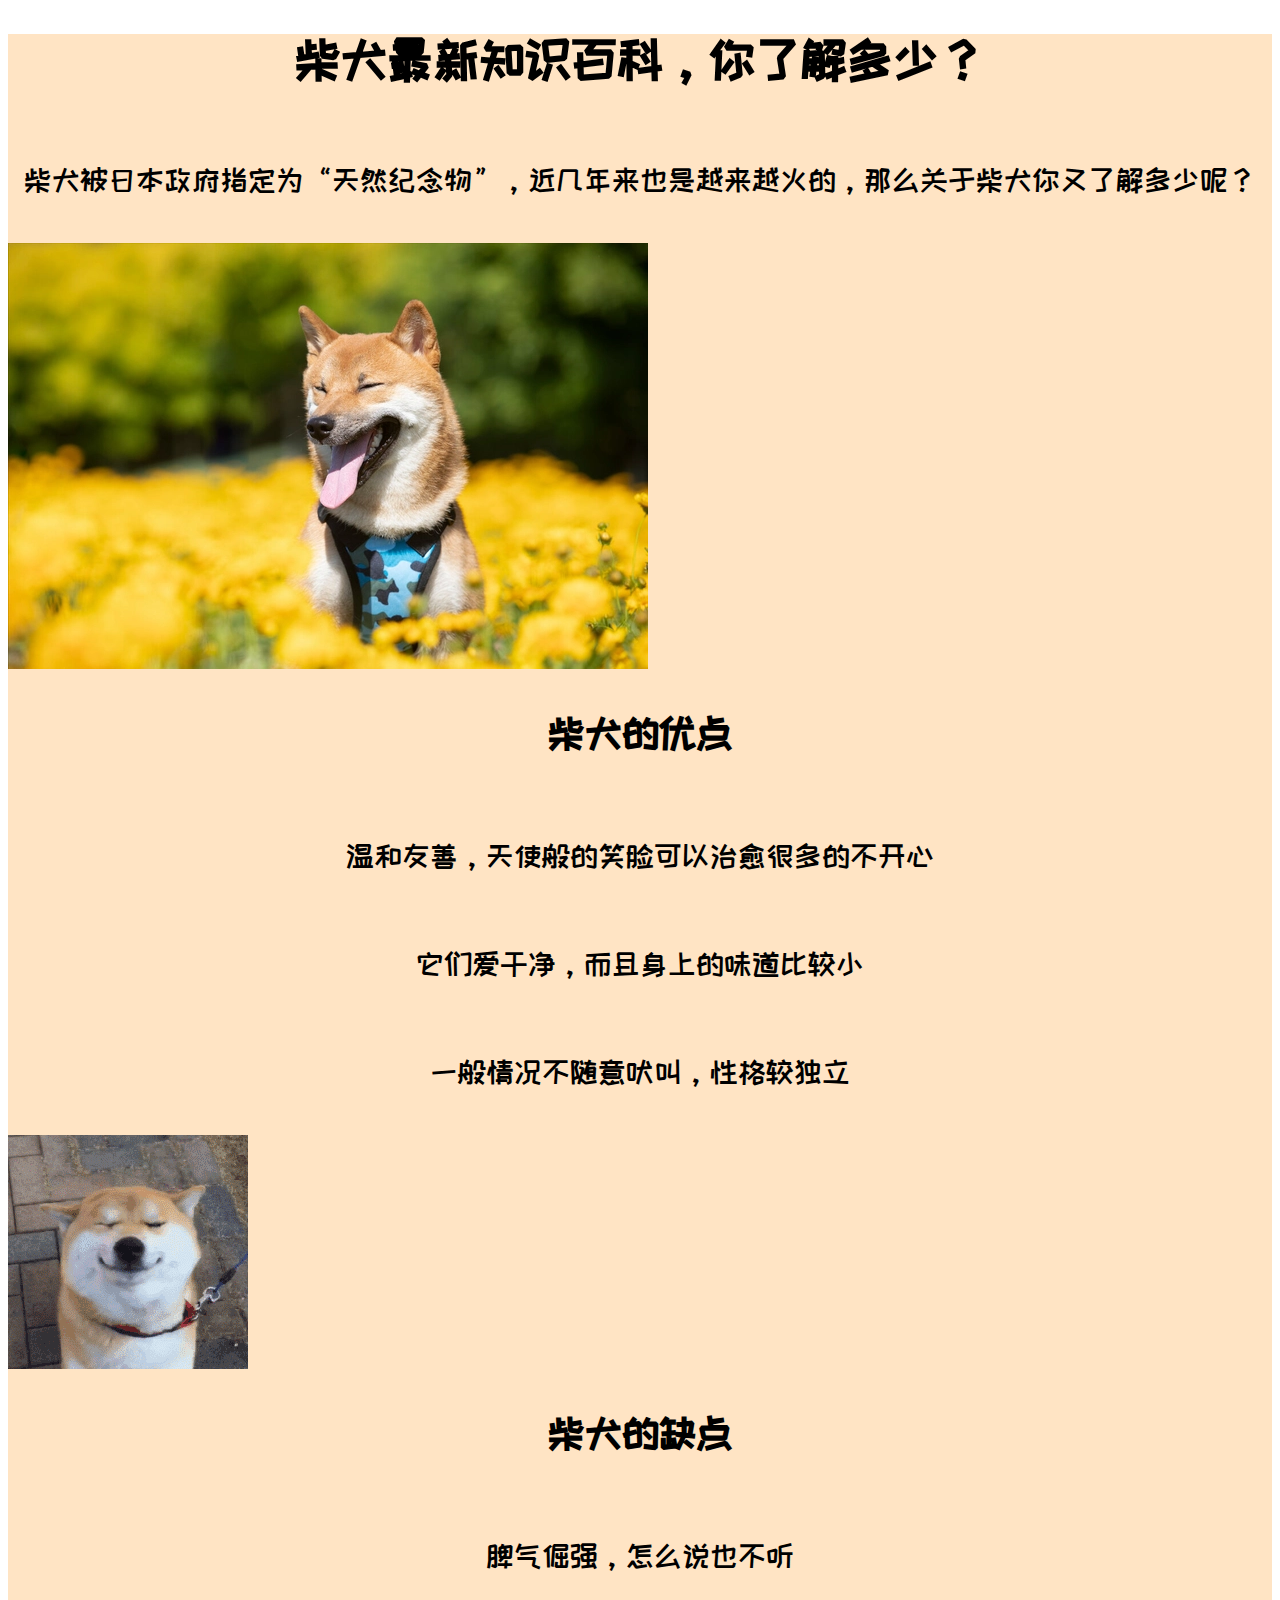
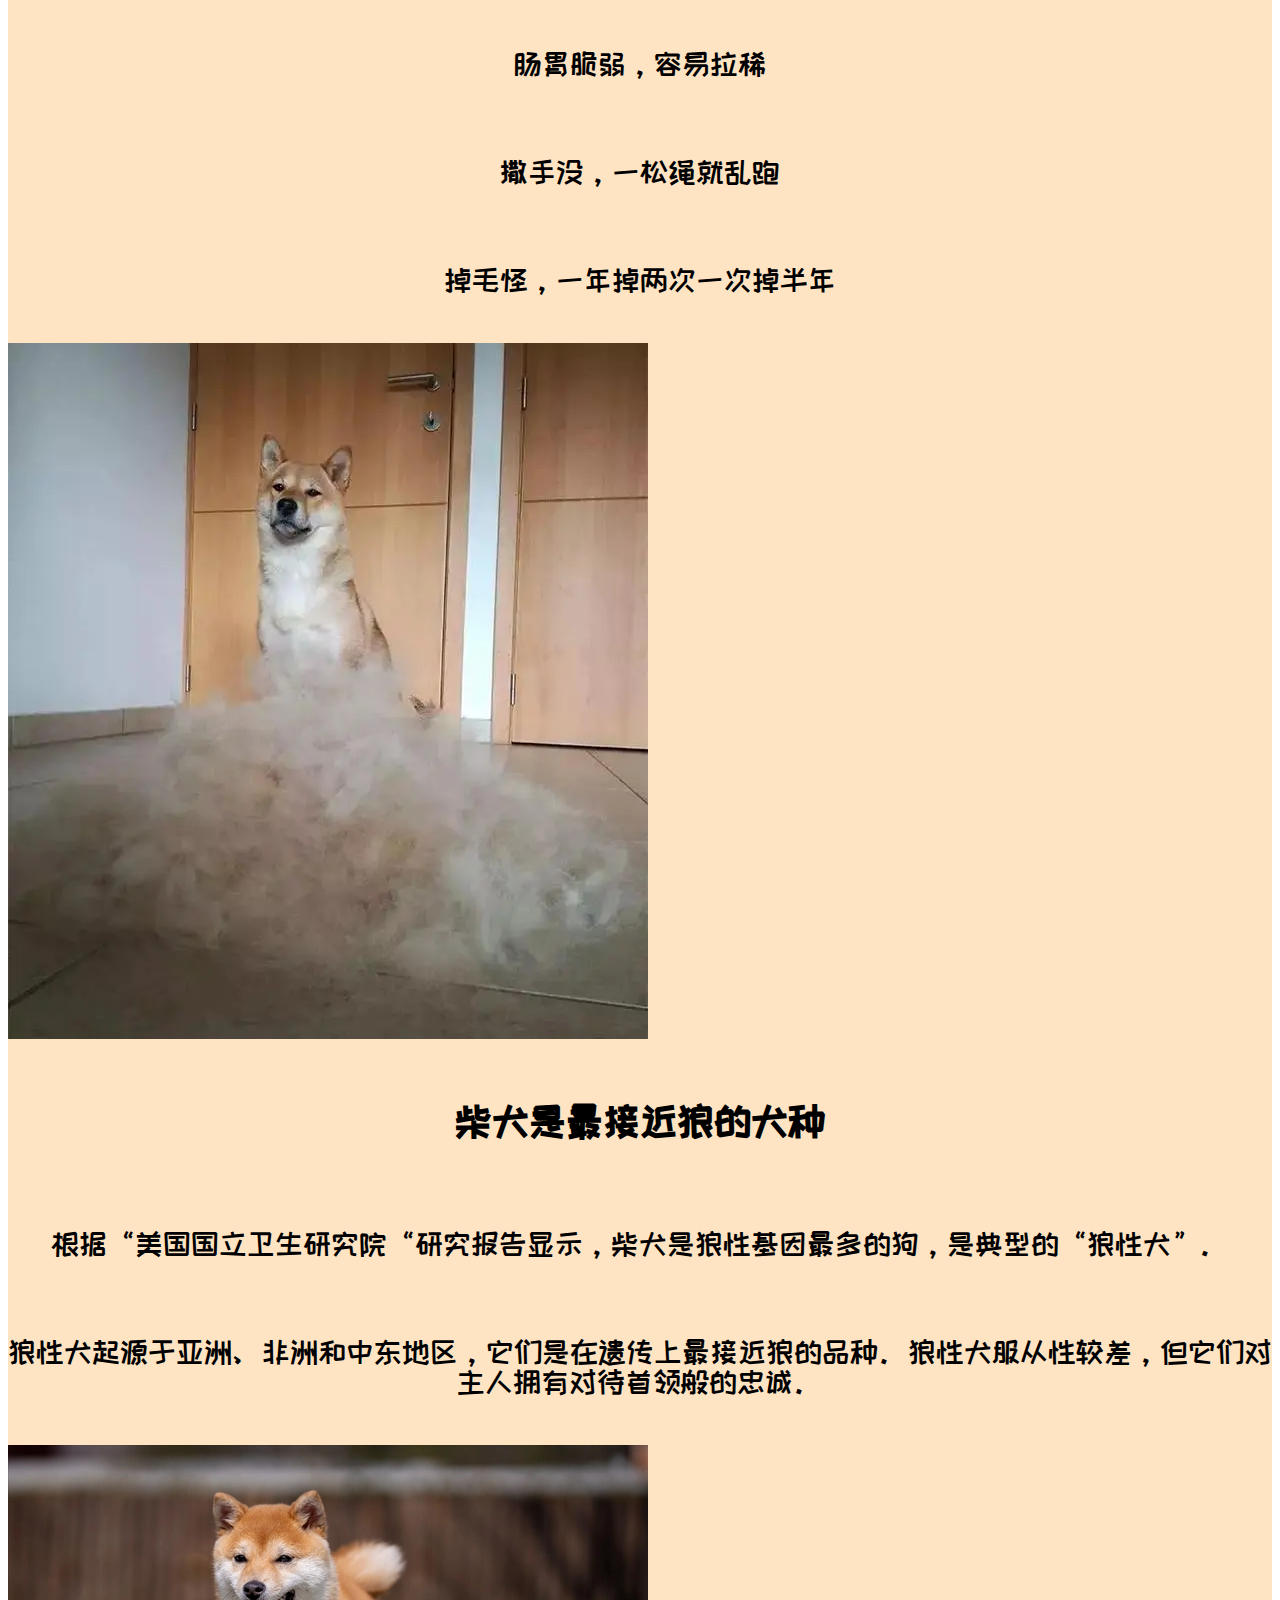
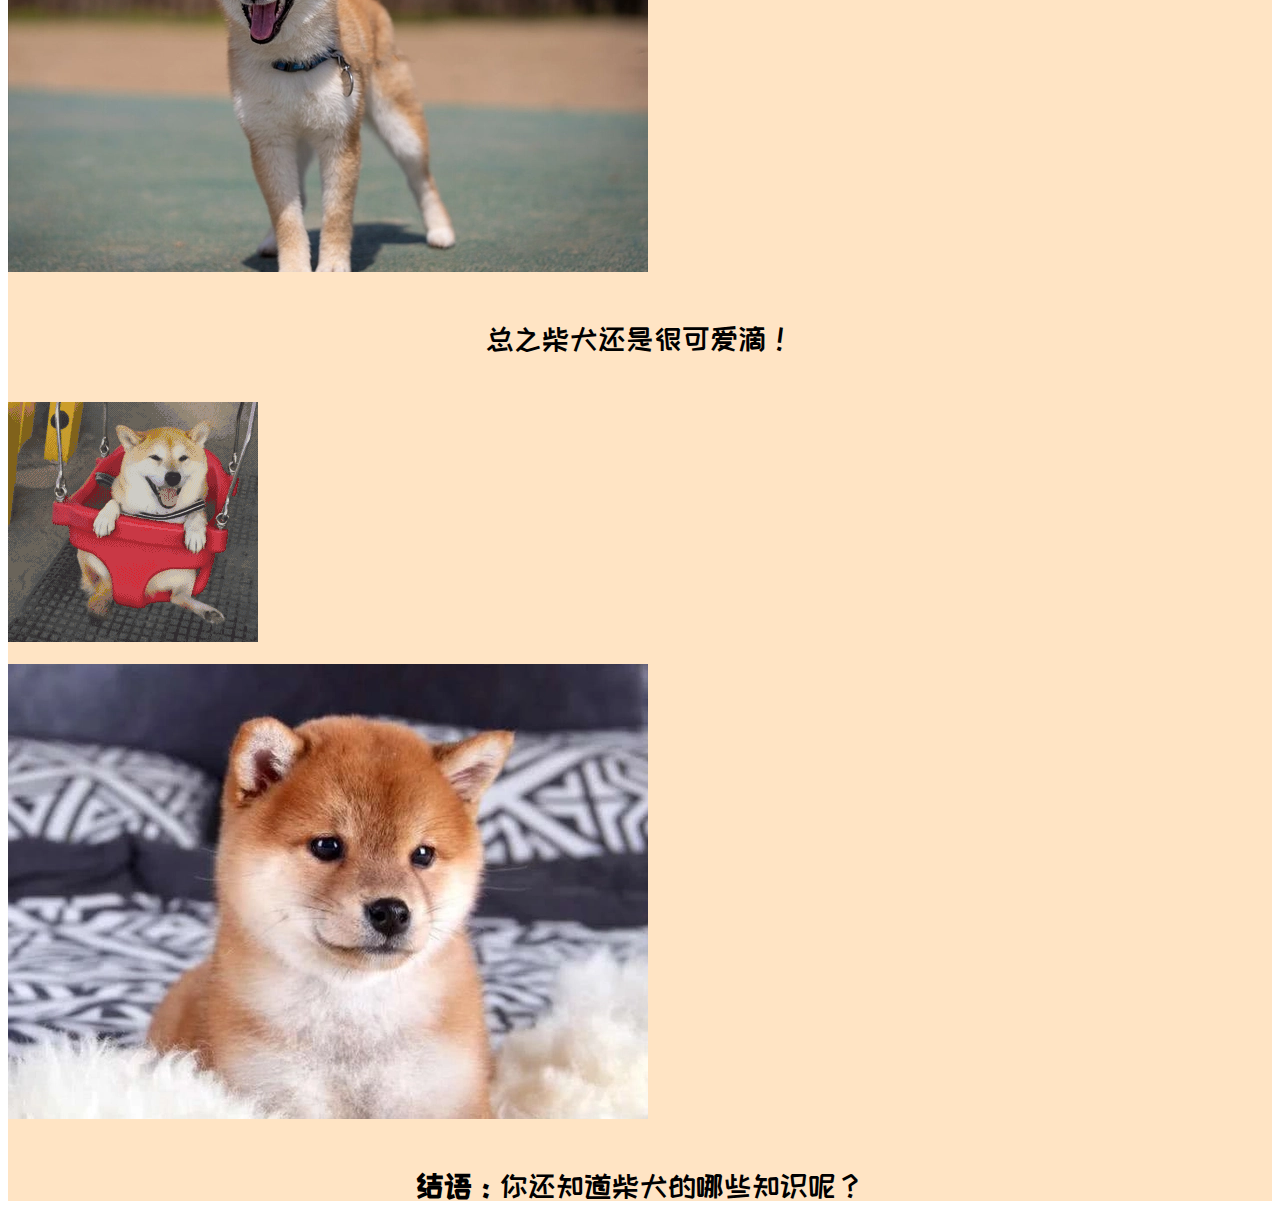
<file: index.html>
<!DOCTYPE html>
<html lang="en">
    <head>

        <title>myblog</title>
        <link rel="stylesheet" href="./myblog.css">
        <link rel="preconnect" href="https://fonts.googleapis.com">
        <link rel="preconnect" href="https://fonts.gstatic.com" crossorigin>
        <link rel="preconnect" href="https://fonts.googleapis.com">
        <link rel="preconnect" href="https://fonts.gstatic.com" crossorigin>
        <link
            href="https://fonts.googleapis.com/css2?family=Parisienne&family=ZCOOL+KuaiLe&display=swap"
            rel="stylesheet">
        <link
            href="https://cdn.jsdelivr.net/npm/bootstrap@5.3.0-alpha3/dist/css/bootstrap.min.css"
            rel="stylesheet"
            integrity="sha384-KK94CHFLLe+nY2dmCWGMq91rCGa5gtU4mk92HdvYe+M/SXH301p5ILy+dN9+nJOZ"
            crossorigin="anonymous">
        <script
            src="https://cdn.jsdelivr.net/npm/bootstrap@5.3.0-alpha3/dist/js/bootstrap.bundle.min.js"
            integrity="sha384-ENjdO4Dr2bkBIFxQpeoTz1HIcje39Wm4jDKdf19U8gI4ddQ3GYNS7NTKfAdVQSZe"
            crossorigin="anonymous"></script>

    </head>
    <body>
        <div class="mybg"><h1>柴犬最新知识百科，你了解多少？</h1>
            <br />
            <p>柴犬被日本政府指定为“天然纪念物”，近几年来也是越来越火的，那么关于柴犬你又了解多少呢？</p>
            <br />
            <div class="d-flex justify-content-center"><img src="./1.webp"
                    alt="test"></div>
            <h3>柴犬的优点</h3>
            <br />
            <p>温和友善，天使般的笑脸可以治愈很多的不开心</p>
            <br />
            <p>它们爱干净，而且身上的味道比较小</p>
            <br />
            <p>一般情况不随意吠叫，性格较独立</p>
            <br />
            <div class="d-flex justify-content-center"><img src="./2.gif" alt></div>
            <h3>柴犬的缺点</h3>
            <br />
            <p>脾气倔强，怎么说也不听</p>
            <br />
            <p>肠胃脆弱，容易拉稀</p>
            <br />
            <p>撒手没，一松绳就乱跑</p>
            <br />
            <p>掉毛怪，一年掉两次一次掉半年</p>
            <br />
            <div class="d-flex justify-content-center"><img src="./3.webp" alt></div>
            <br />
            <h3>柴犬是最接近狼的犬种</h3>
            <br />
            <p>根据“美国国立卫生研究院“研究报告显示，柴犬是狼性基因最多的狗，是典型的“狼性犬”。</p>
            <br />
            <p>狼性犬起源于亚洲、非洲和中东地区，它们是在遗传上最接近狼的品种。狼性犬服从性较差，但它们对主人拥有对待首领般的忠诚。</p>
            <br />
            <div class="d-flex justify-content-center"><img src="./4.webp" alt></div>
            <br />
            <p>总之柴犬还是很可爱滴！</p>
            <br />
            <div class="d-flex justify-content-center"><img src="./5.gif" alt></div>
            <br />
            <div class="d-flex justify-content-center"><img src="./6.webp" alt></div>
            <br />
            <p><span><strong> 结语：</strong></span>你还知道柴犬的哪些知识呢？</p>
        </div>
    </body>
</html>
</file>
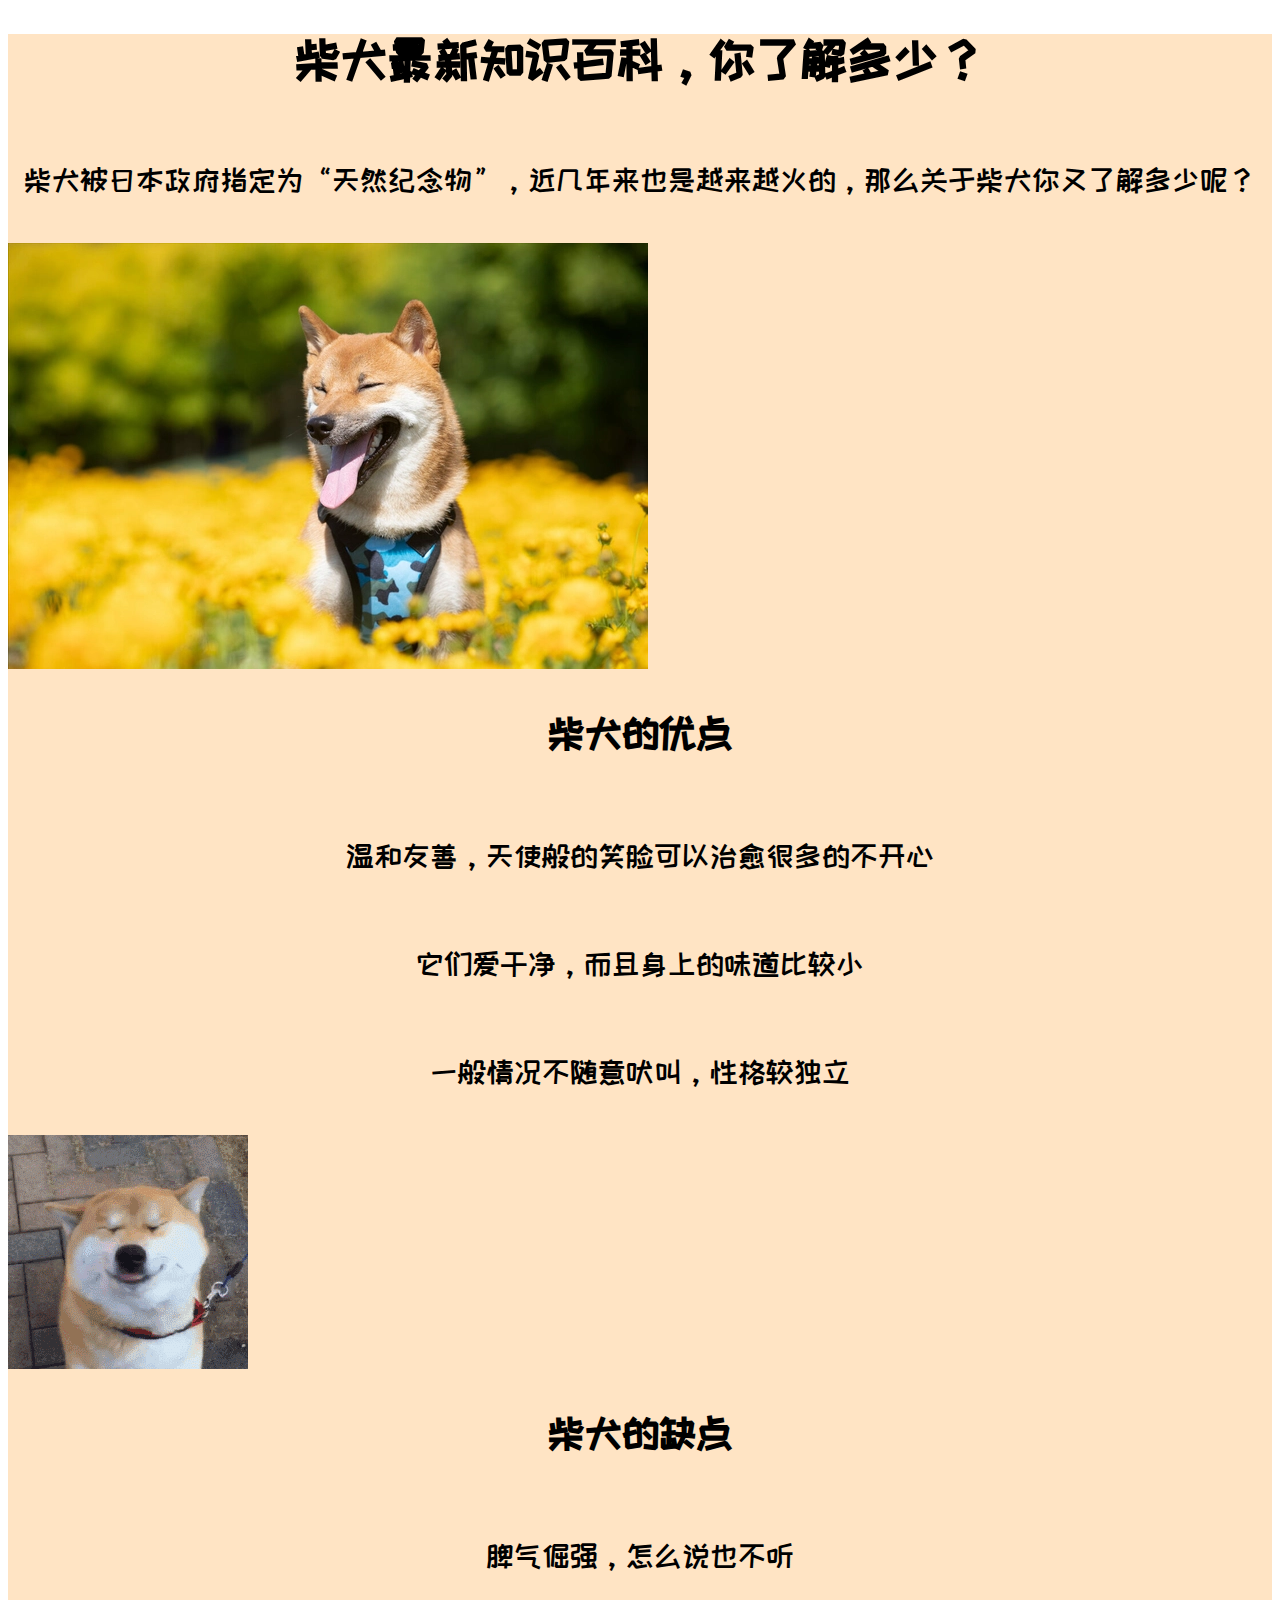
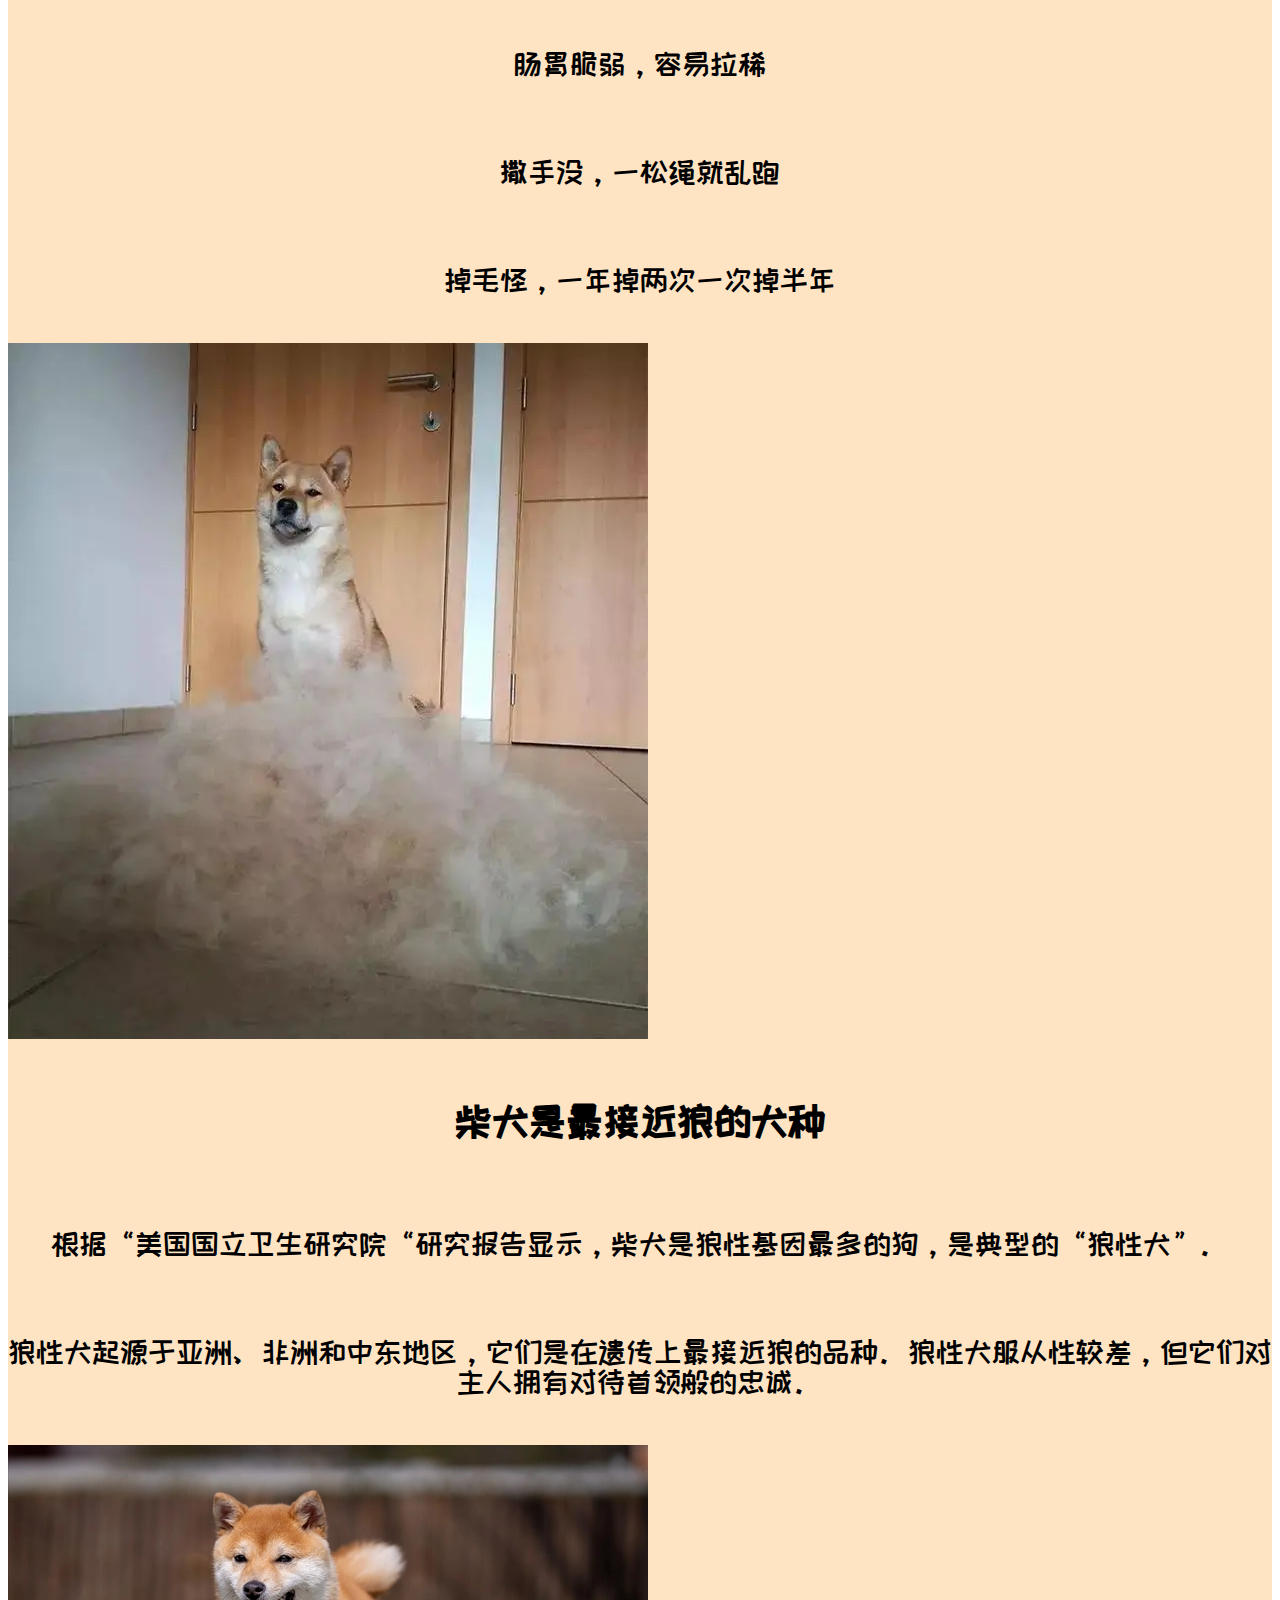
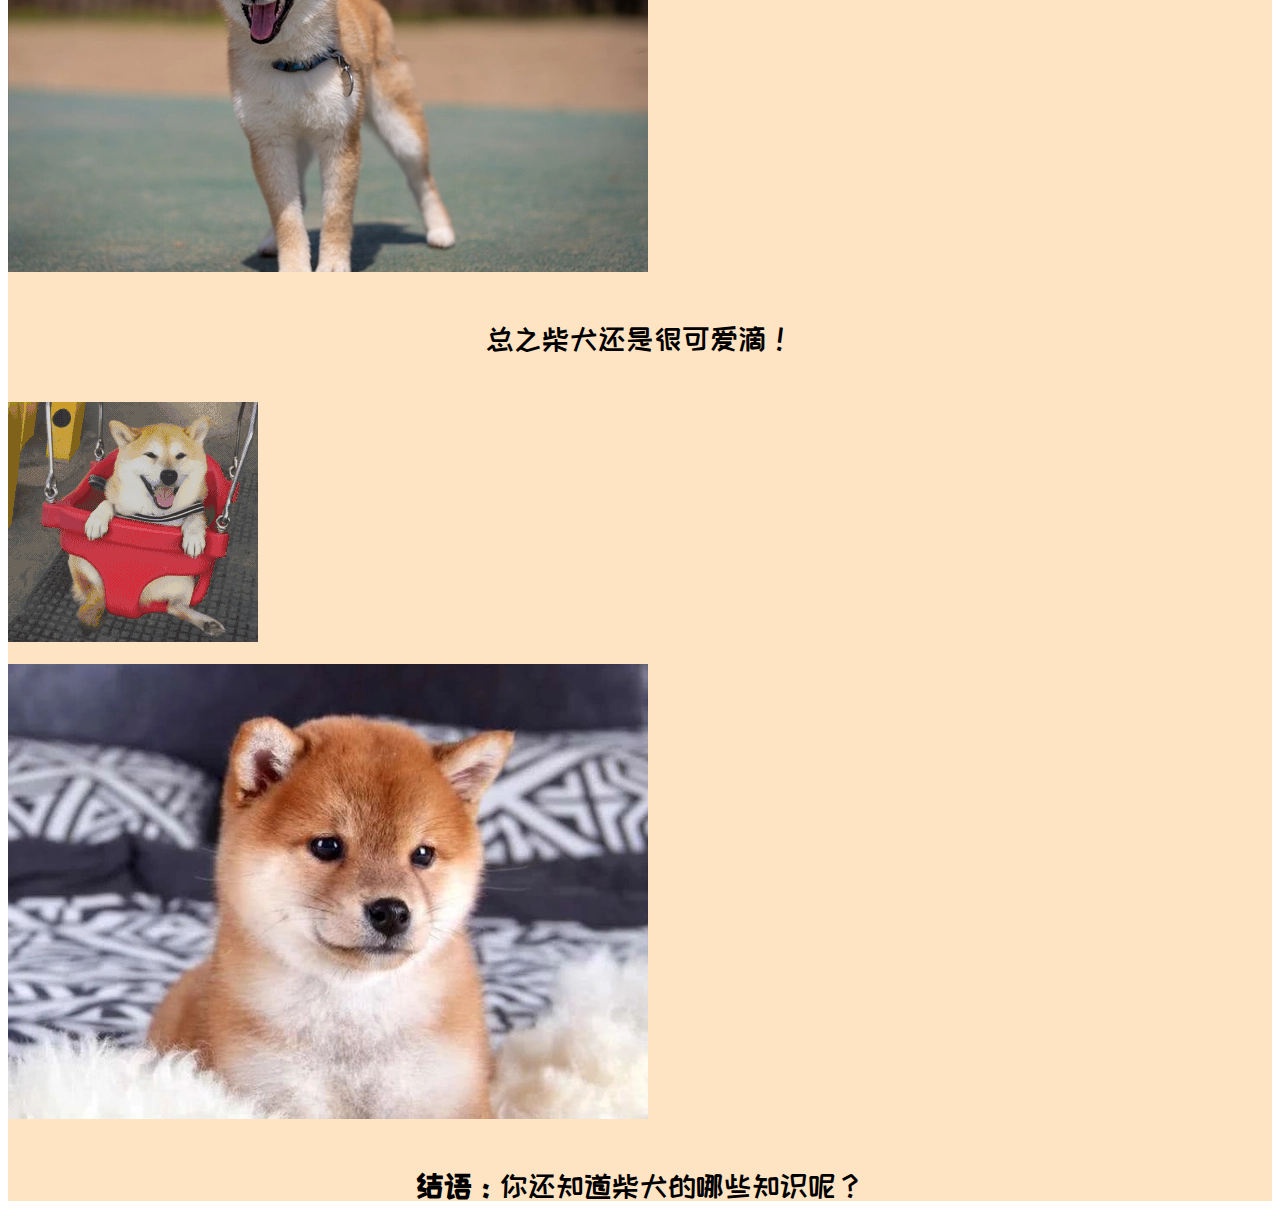
<file: myblog.html>
<!DOCTYPE html>
<html lang="en">
    <head>

        <title>myblog</title>
        <link rel="stylesheet" href="./myblog.css">
        <link rel="preconnect" href="https://fonts.googleapis.com">
        <link rel="preconnect" href="https://fonts.gstatic.com" crossorigin>
        <link rel="preconnect" href="https://fonts.googleapis.com">
        <link rel="preconnect" href="https://fonts.gstatic.com" crossorigin>
        <link
            href="https://fonts.googleapis.com/css2?family=Parisienne&family=ZCOOL+KuaiLe&display=swap"
            rel="stylesheet">
        <link
            href="https://cdn.jsdelivr.net/npm/bootstrap@5.3.0-alpha3/dist/css/bootstrap.min.css"
            rel="stylesheet"
            integrity="sha384-KK94CHFLLe+nY2dmCWGMq91rCGa5gtU4mk92HdvYe+M/SXH301p5ILy+dN9+nJOZ"
            crossorigin="anonymous">
        <script
            src="https://cdn.jsdelivr.net/npm/bootstrap@5.3.0-alpha3/dist/js/bootstrap.bundle.min.js"
            integrity="sha384-ENjdO4Dr2bkBIFxQpeoTz1HIcje39Wm4jDKdf19U8gI4ddQ3GYNS7NTKfAdVQSZe"
            crossorigin="anonymous"></script>

    </head>
    <body>
        <div class="mybg"><h1>柴犬最新知识百科，你了解多少？</h1>
            <br />
            <p>柴犬被日本政府指定为“天然纪念物”，近几年来也是越来越火的，那么关于柴犬你又了解多少呢？</p>
            <br />
            <div class="d-flex justify-content-center"><img src="./1.webp"
                    alt="test"></div>
            <h3>柴犬的优点</h3>
            <br />
            <p>温和友善，天使般的笑脸可以治愈很多的不开心</p>
            <br />
            <p>它们爱干净，而且身上的味道比较小</p>
            <br />
            <p>一般情况不随意吠叫，性格较独立</p>
            <br />
            <div class="d-flex justify-content-center"><img src="./2.gif" alt></div>
            <h3>柴犬的缺点</h3>
            <br />
            <p>脾气倔强，怎么说也不听</p>
            <br />
            <p>肠胃脆弱，容易拉稀</p>
            <br />
            <p>撒手没，一松绳就乱跑</p>
            <br />
            <p>掉毛怪，一年掉两次一次掉半年</p>
            <br />
            <div class="d-flex justify-content-center"><img src="./3.webp" alt></div>
            <br />
            <h3>柴犬是最接近狼的犬种</h3>
            <br />
            <p>根据“美国国立卫生研究院“研究报告显示，柴犬是狼性基因最多的狗，是典型的“狼性犬”。</p>
            <br />
            <p>狼性犬起源于亚洲、非洲和中东地区，它们是在遗传上最接近狼的品种。狼性犬服从性较差，但它们对主人拥有对待首领般的忠诚。</p>
            <br />
            <div class="d-flex justify-content-center"><img src="./4.webp" alt></div>
            <br />
            <p>总之柴犬还是很可爱滴！</p>
            <br />
            <div class="d-flex justify-content-center"><img src="./5.gif" alt></div>
            <br />
            <div class="d-flex justify-content-center"><img src="./6.webp" alt></div>
            <br />
            <p><span><strong> 结语：</strong></span>你还知道柴犬的哪些知识呢？</p>
        </div>
    </body>
</html>
</file>
<file: myblog.css>
.mybg{
    background-color: bisque;
    
}
h1,h3,p{
    text-align: center;
    font-family: 'Parisienne', cursive;
font-family: 'ZCOOL KuaiLe', sans-serif;
}
h1{
    font-size: 50px;
}
h3{
    font-size: 40px;
}
p{
    font-size: 30px;
}
</file>
